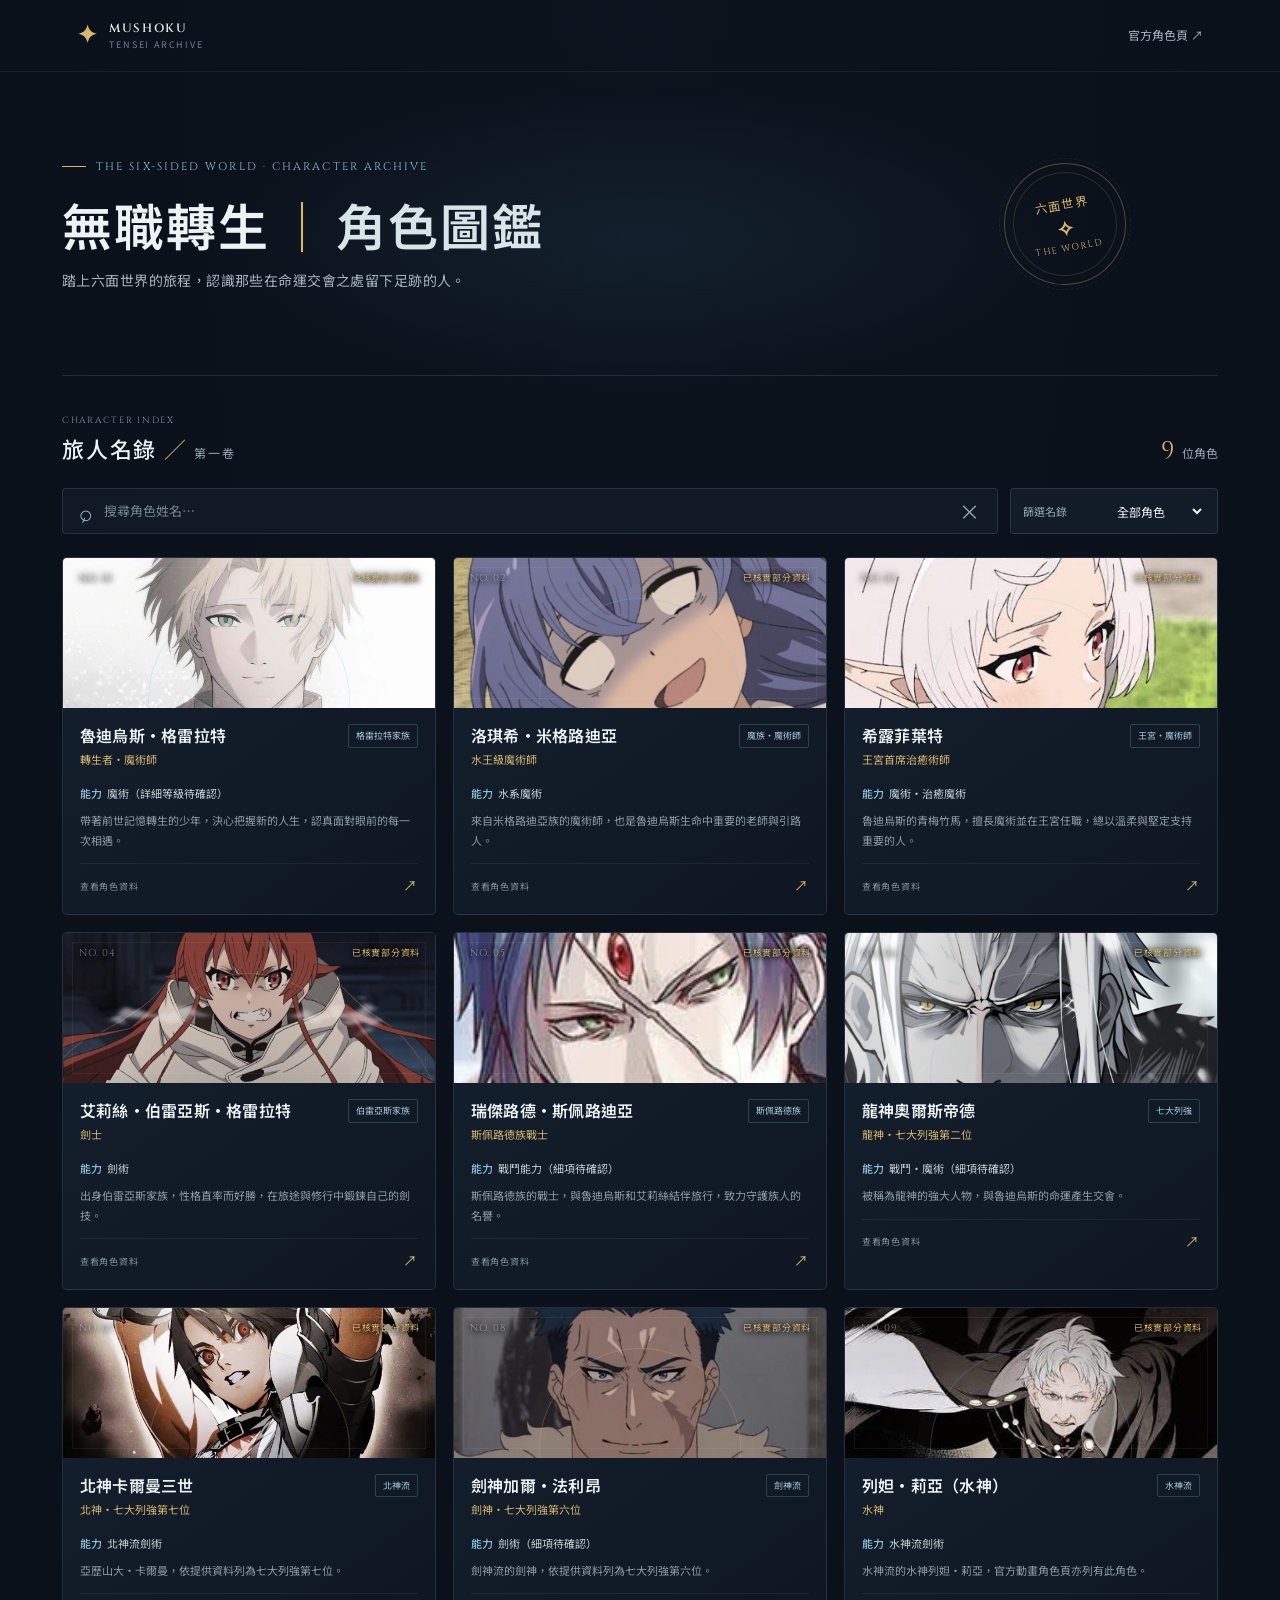
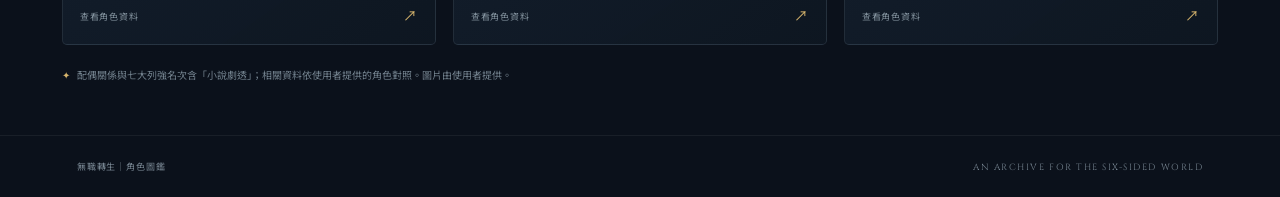
<file: index.html>
<!doctype html>
<html lang="zh-Hant">
<head>
  <meta charset="utf-8">
  <meta name="viewport" content="width=device-width, initial-scale=1">
  <meta name="theme-color" content="#0b111b">
  <meta name="description" content="《無職轉生～到了異世界就拿出真本事～》角色圖鑑：搜尋、篩選並查看角色資料。">
  <title>無職轉生｜角色圖鑑</title>
  <link rel="preconnect" href="https://fonts.googleapis.com">
  <link rel="preconnect" href="https://fonts.gstatic.com" crossorigin>
  <link href="https://fonts.googleapis.com/css2?family=Noto+Sans+TC:wght@400;500;600;700;800&family=Cinzel:wght@500;600;700&display=swap" rel="stylesheet">
  <link rel="stylesheet" href="style.css">
  <script src="script.js" defer></script>
</head>
<body>
  <div class="sky-glow" aria-hidden="true"></div>
  <header class="site-header">
    <a class="brand" href="#top" aria-label="返回圖鑑首頁"><span class="brand-mark">✦</span><span>MUSHOKU<span class="brand-sub">TENSEI ARCHIVE</span></span></a>
    <a class="source-link" href="https://mushokutensei.jp/character/" target="_blank" rel="noreferrer">官方角色頁 <span aria-hidden="true">↗</span></a>
  </header>
  <main id="top">
    <section class="hero" aria-labelledby="page-title">
      <div class="hero-copy"><p class="eyebrow"><span></span> THE SIX-SIDED WORLD · CHARACTER ARCHIVE</p>
        <h1 id="page-title">無職轉生<span class="title-divider">｜</span><em>角色圖鑑</em></h1>
        <p class="hero-description">踏上六面世界的旅程，認識那些在命運交會之處留下足跡的人。</p>
      </div>
      <div class="hero-seal" aria-hidden="true"><span>六面世界</span><b>✧</b><small>THE WORLD</small></div>
    </section>

    <section class="archive" aria-label="角色列表">
      <div class="archive-heading"><div><p class="section-kicker">CHARACTER INDEX</p><h2>旅人名錄 <span>／</span> <small>第一卷</small></h2></div><p class="result-count" aria-live="polite"><strong id="result-count">9</strong><span> 位角色</span></p></div>
      <div class="toolbar">
        <label class="search-box" for="search-input"><span class="search-icon" aria-hidden="true">⌕</span><input id="search-input" type="search" placeholder="搜尋角色姓名…" autocomplete="off"><button id="clear-search" class="clear-search" type="button" aria-label="清除搜尋" title="清除搜尋">×</button></label>
        <label class="filter-label" for="filter-select"><span>篩選名錄</span><select id="filter-select"><option value="all">全部角色</option></select></label>
      </div>
      <div id="active-filter" class="active-filter" hidden></div>
      <div id="character-grid" class="character-grid"></div>
      <div id="empty-state" class="empty-state" hidden><span>⌕</span><h3>沒有找到這位旅人</h3><p>試試其他姓名，或清除篩選條件。</p><button id="reset-empty" type="button">顯示全部角色</button></div>
      <p class="data-note"><span>✦</span> 配偶關係與七大列強名次含「小說劇透」；相關資料依使用者提供的角色對照。圖片由使用者提供。</p>
    </section>
  </main>
  <footer class="site-footer"><span>無職轉生｜角色圖鑑</span><span>AN ARCHIVE FOR THE SIX-SIDED WORLD</span></footer>

  <dialog id="character-dialog" class="character-dialog" aria-labelledby="dialog-name">
    <button class="modal-close" id="modal-close" type="button" aria-label="關閉視窗">×</button>
    <div id="modal-content"></div>
  </dialog>
</body>
</html>
</file>
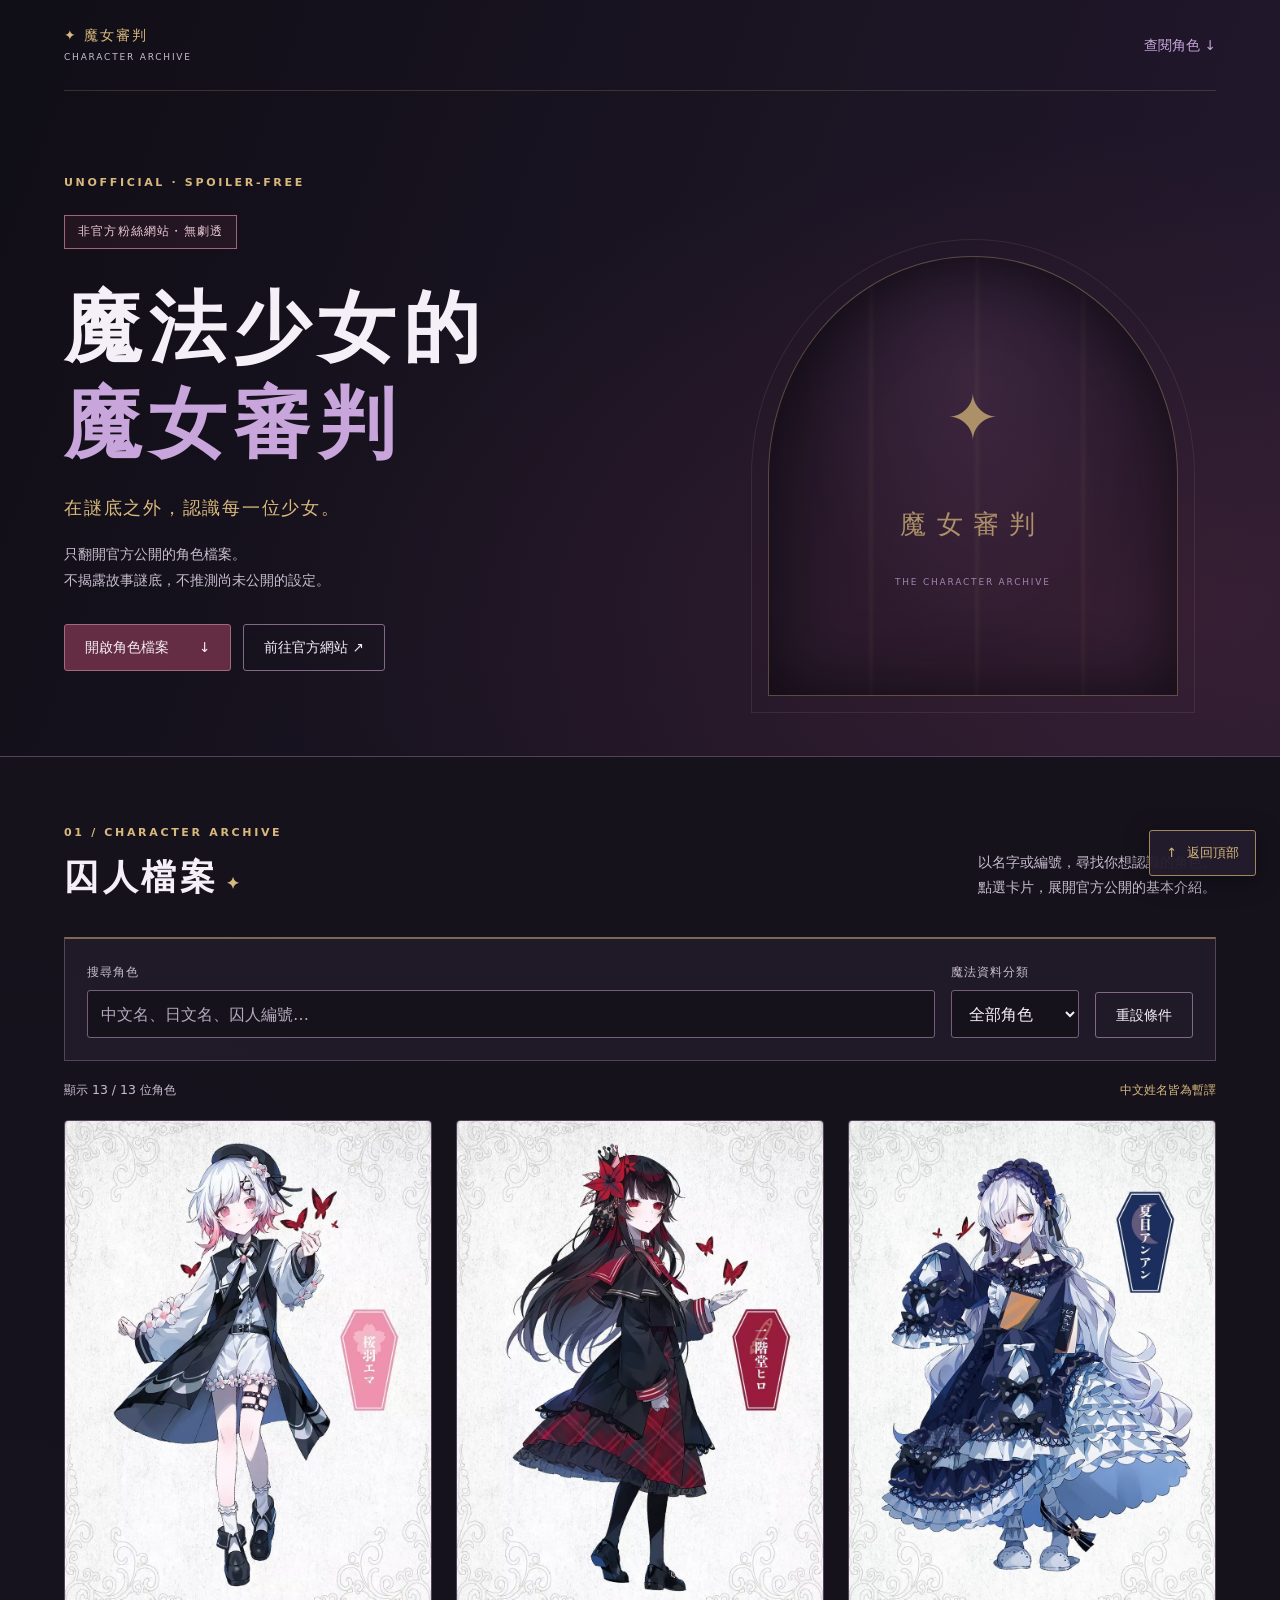
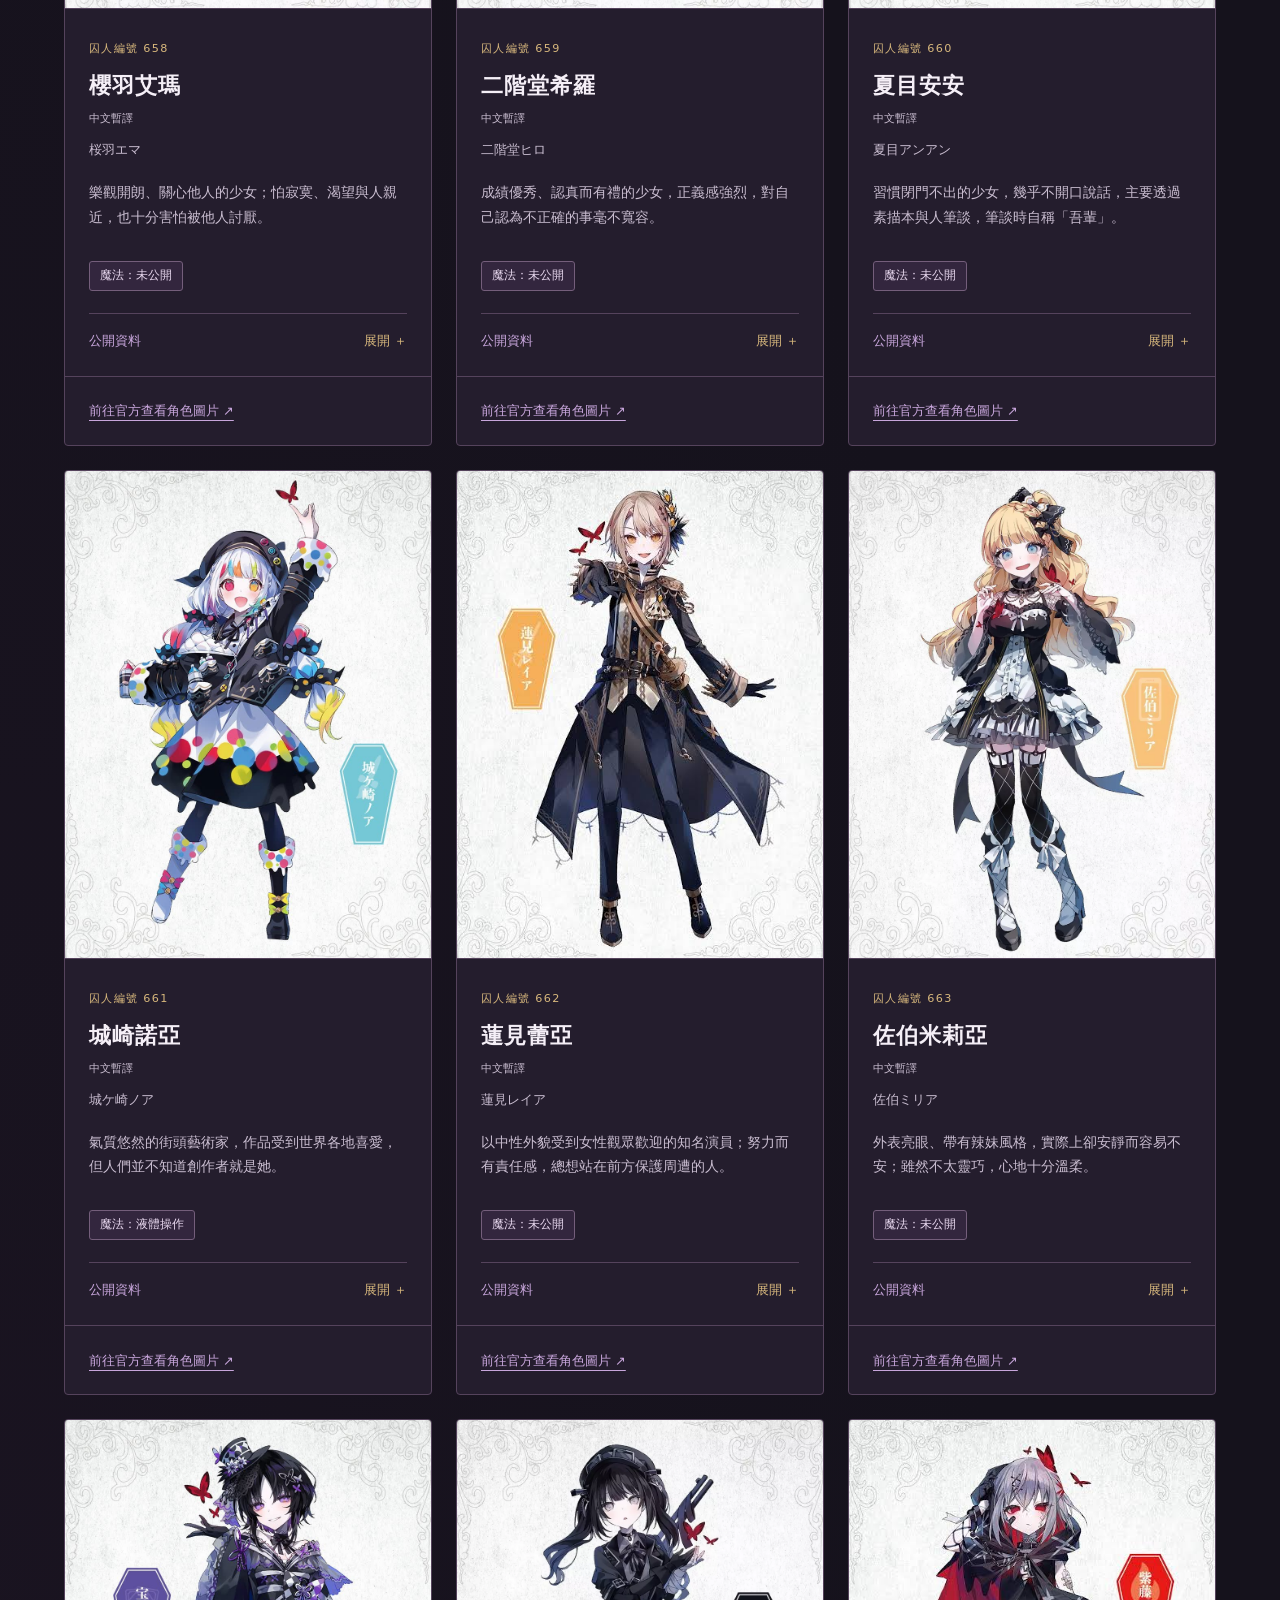
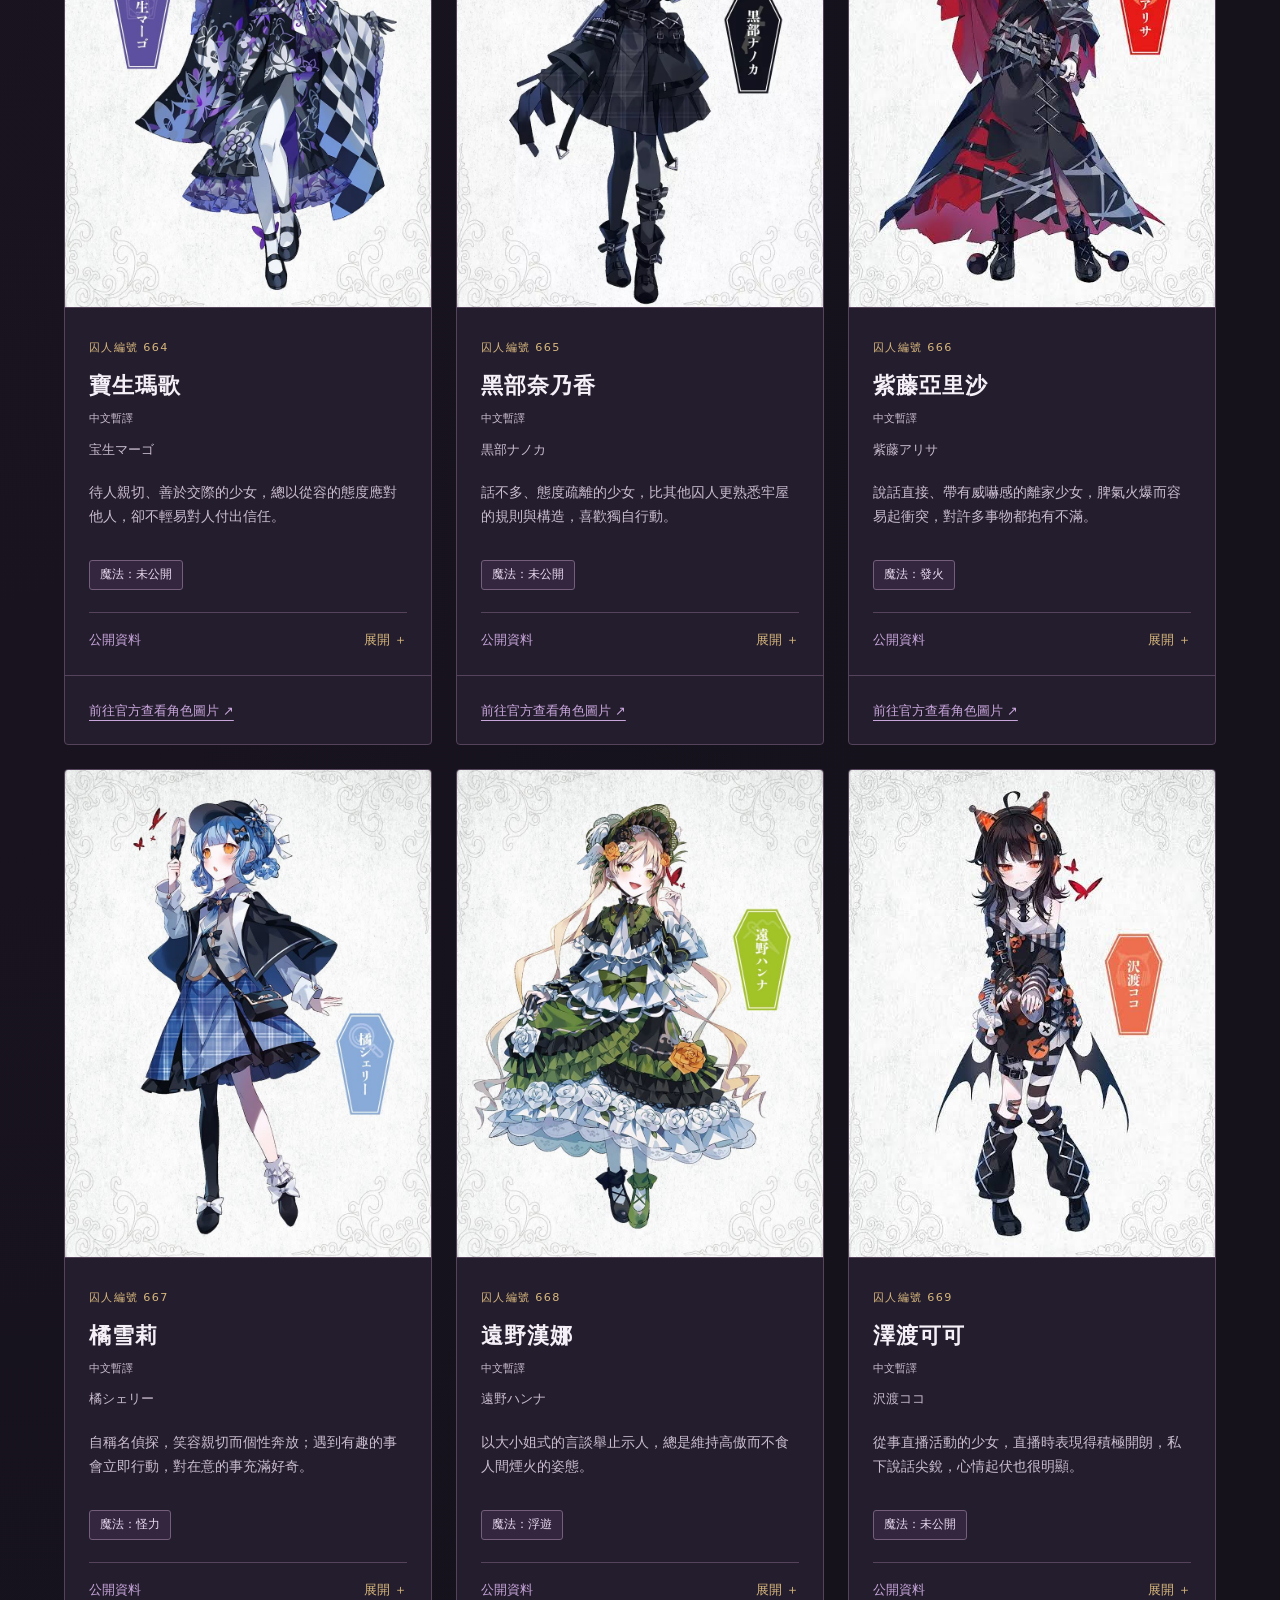
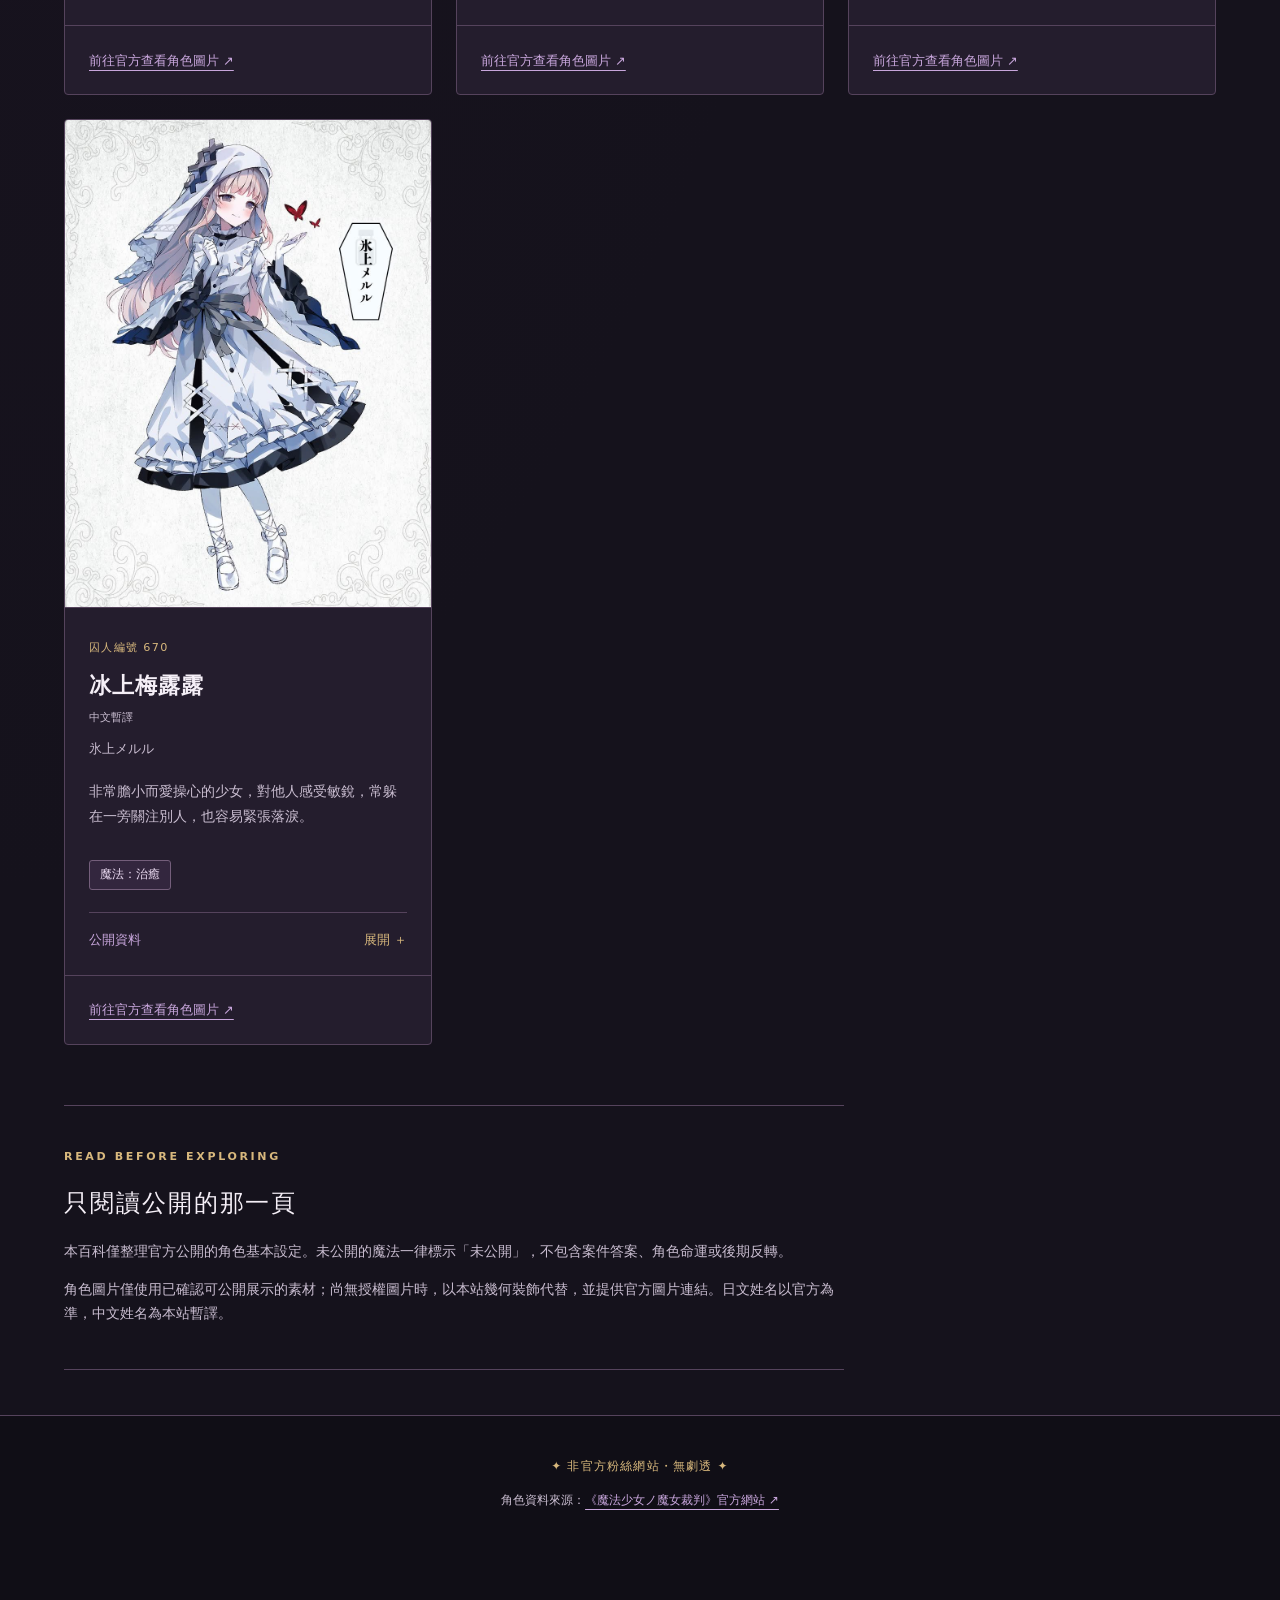
<file: witch-trial-wiki/index.html>
<!doctype html>
<html lang="zh-Hant">
<head>
  <meta charset="utf-8">
  <meta name="viewport" content="width=device-width,initial-scale=1">
  <meta name="description" content="魔法少女的魔女審判非官方無劇透角色百科，查閱官方公開的角色基本資料。">
  <title>魔法少女的魔女審判｜無劇透角色百科</title>
  <link rel="stylesheet" href="./style.css">
  <script src="./script.js" defer></script>
</head>
<body id="top">
  <a class="skip-link" href="#archive">跳至角色檔案</a>
  <header class="hero">
    <nav class="wrap navigation" aria-label="主要導覽"><a class="brand" href="#top">✦ 魔女審判<span>CHARACTER ARCHIVE</span></a><a href="#archive">查閱角色 ↓</a></nav>
    <div class="wrap hero-content">
      <p class="eyebrow">UNOFFICIAL · SPOILER-FREE</p>
      <p class="seal">非官方粉絲網站・無劇透</p>
      <h1>魔法少女的<br><em>魔女審判</em></h1>
      <p class="subtitle">在謎底之外，認識每一位少女。</p>
      <p class="disclaimer">只翻開官方公開的角色檔案。<br>不揭露故事謎底，不推測尚未公開的設定。</p>
      <div class="hero-actions"><a class="button primary" href="#archive">開啟角色檔案 <span aria-hidden="true">↓</span></a><a class="button" href="https://manosaba.com/" target="_blank" rel="noopener noreferrer">前往官方網站 ↗</a></div>
    </div>
    <div class="hero-ornament" aria-hidden="true"><div class="arch"><span>✦</span><p>魔女審判</p><small>THE CHARACTER ARCHIVE</small></div></div>
  </header>
  <main class="wrap" id="archive" tabindex="-1">
    <section class="intro" aria-labelledby="archive-title"><div><p class="eyebrow">01 / CHARACTER ARCHIVE</p><h2 id="archive-title">囚人檔案<span aria-hidden="true"> ✦</span></h2></div><p>以名字或編號，尋找你想認識的角色。<br>點選卡片，展開官方公開的基本介紹。</p></section>
    <section class="controls" aria-label="角色搜尋與篩選">
      <div class="field search-field"><label for="search">搜尋角色</label><input id="search" type="search" placeholder="中文名、日文名、囚人編號…" autocomplete="off"></div>
      <div class="field"><label for="filter">魔法資料分類</label><select id="filter"><option value="all">全部角色</option><option value="known">官方已公開</option><option value="unknown">尚未公開</option></select></div>
      <button id="reset" class="button" type="button">重設條件</button>
    </section>
    <div class="list-caption"><p id="count" role="status">正在讀取檔案…</p><span>中文姓名皆為暫譯</span></div>
    <div id="cards" class="cards" aria-busy="true"><p class="state">正在載入角色資料…</p></div>
    <noscript><p class="state">請啟用 JavaScript 以載入角色搜尋與檔案。</p></noscript>
    <section class="about" aria-labelledby="about-title"><p class="eyebrow">READ BEFORE EXPLORING</p><h2 id="about-title">只閱讀公開的那一頁</h2><p>本百科僅整理官方公開的角色基本設定。未公開的魔法一律標示「未公開」，不包含案件答案、角色命運或後期反轉。</p><p>角色圖片僅使用已確認可公開展示的素材；尚無授權圖片時，以本站幾何裝飾代替，並提供官方圖片連結。日文姓名以官方為準，中文姓名為本站暫譯。</p></section>
  </main>
  <footer><p>✦ 非官方粉絲網站・無劇透 ✦</p><p>角色資料來源：<a href="https://manosaba.com/" target="_blank" rel="noopener noreferrer">《魔法少女ノ魔女裁判》官方網站 ↗</a></p></footer>
  <a class="back-top" href="#top" aria-label="返回頂部">↑ <span>返回頂部</span></a>
</body>
</html>
</file>
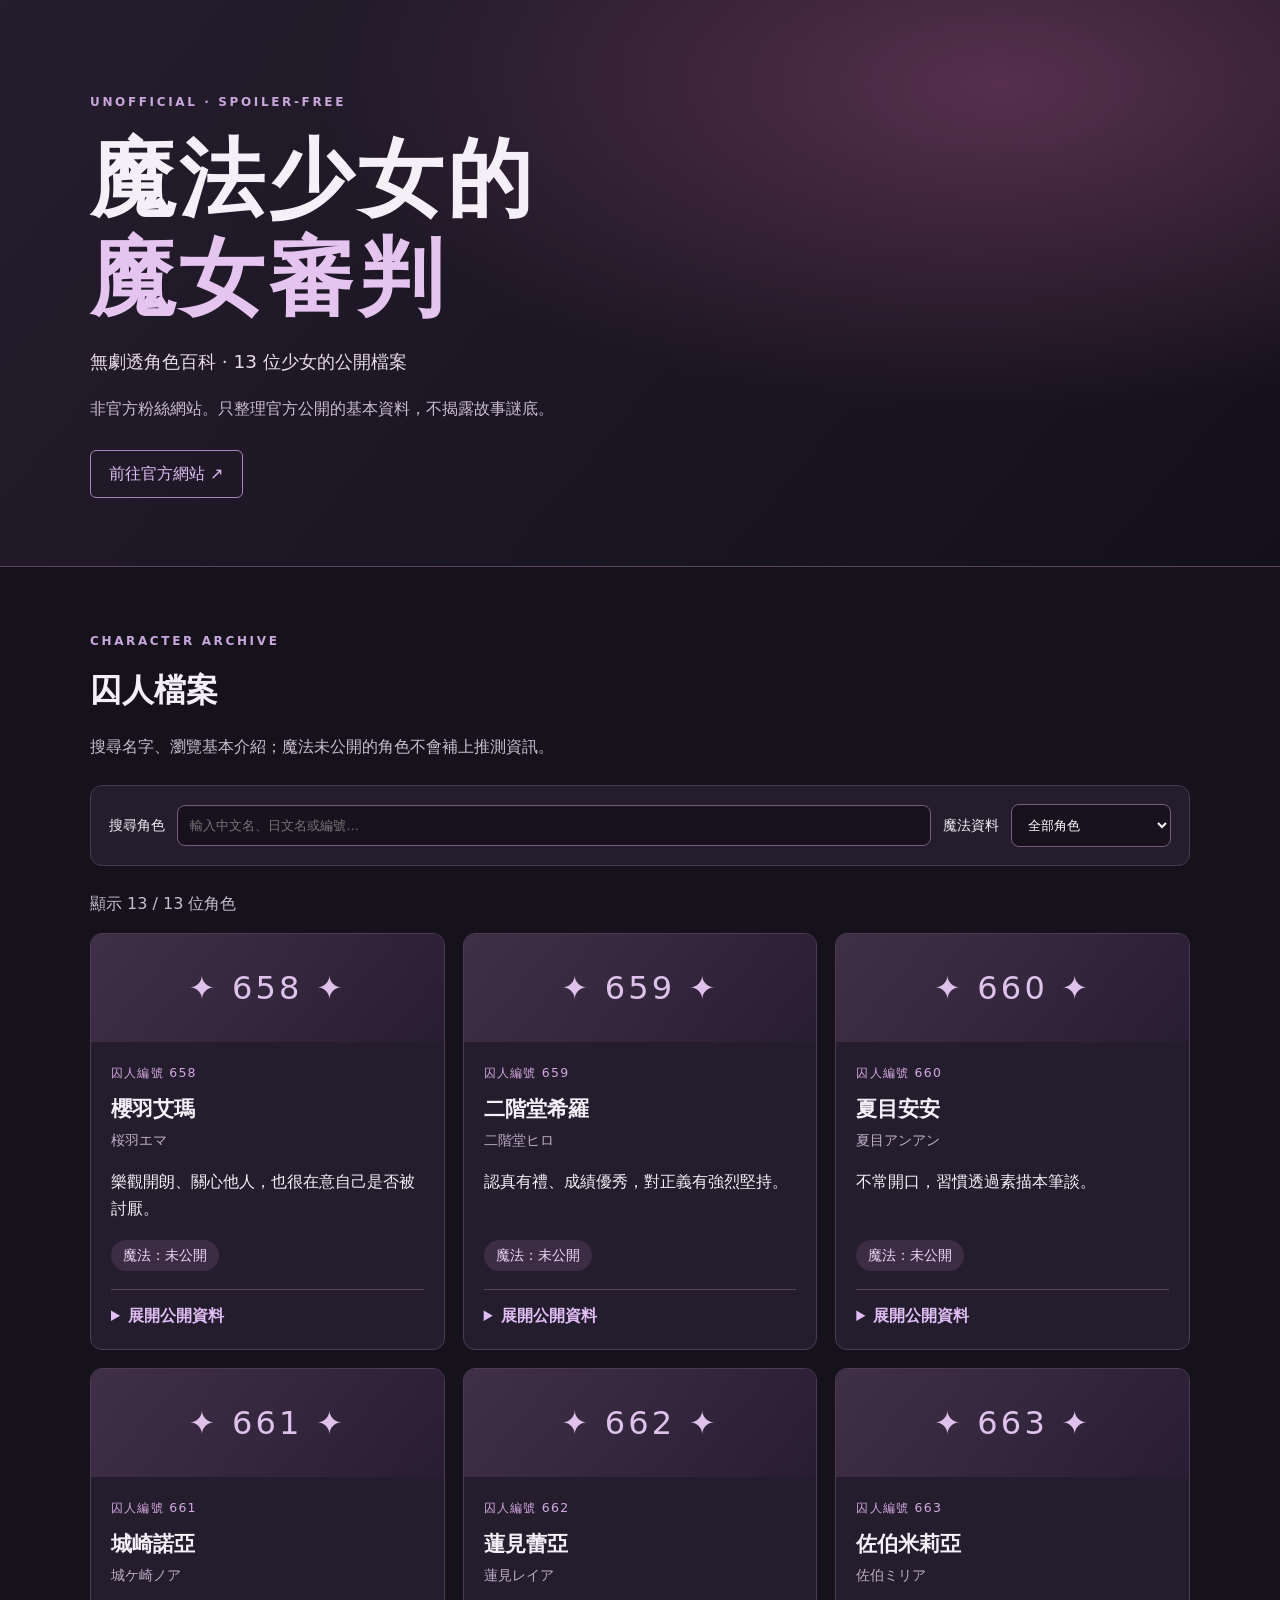
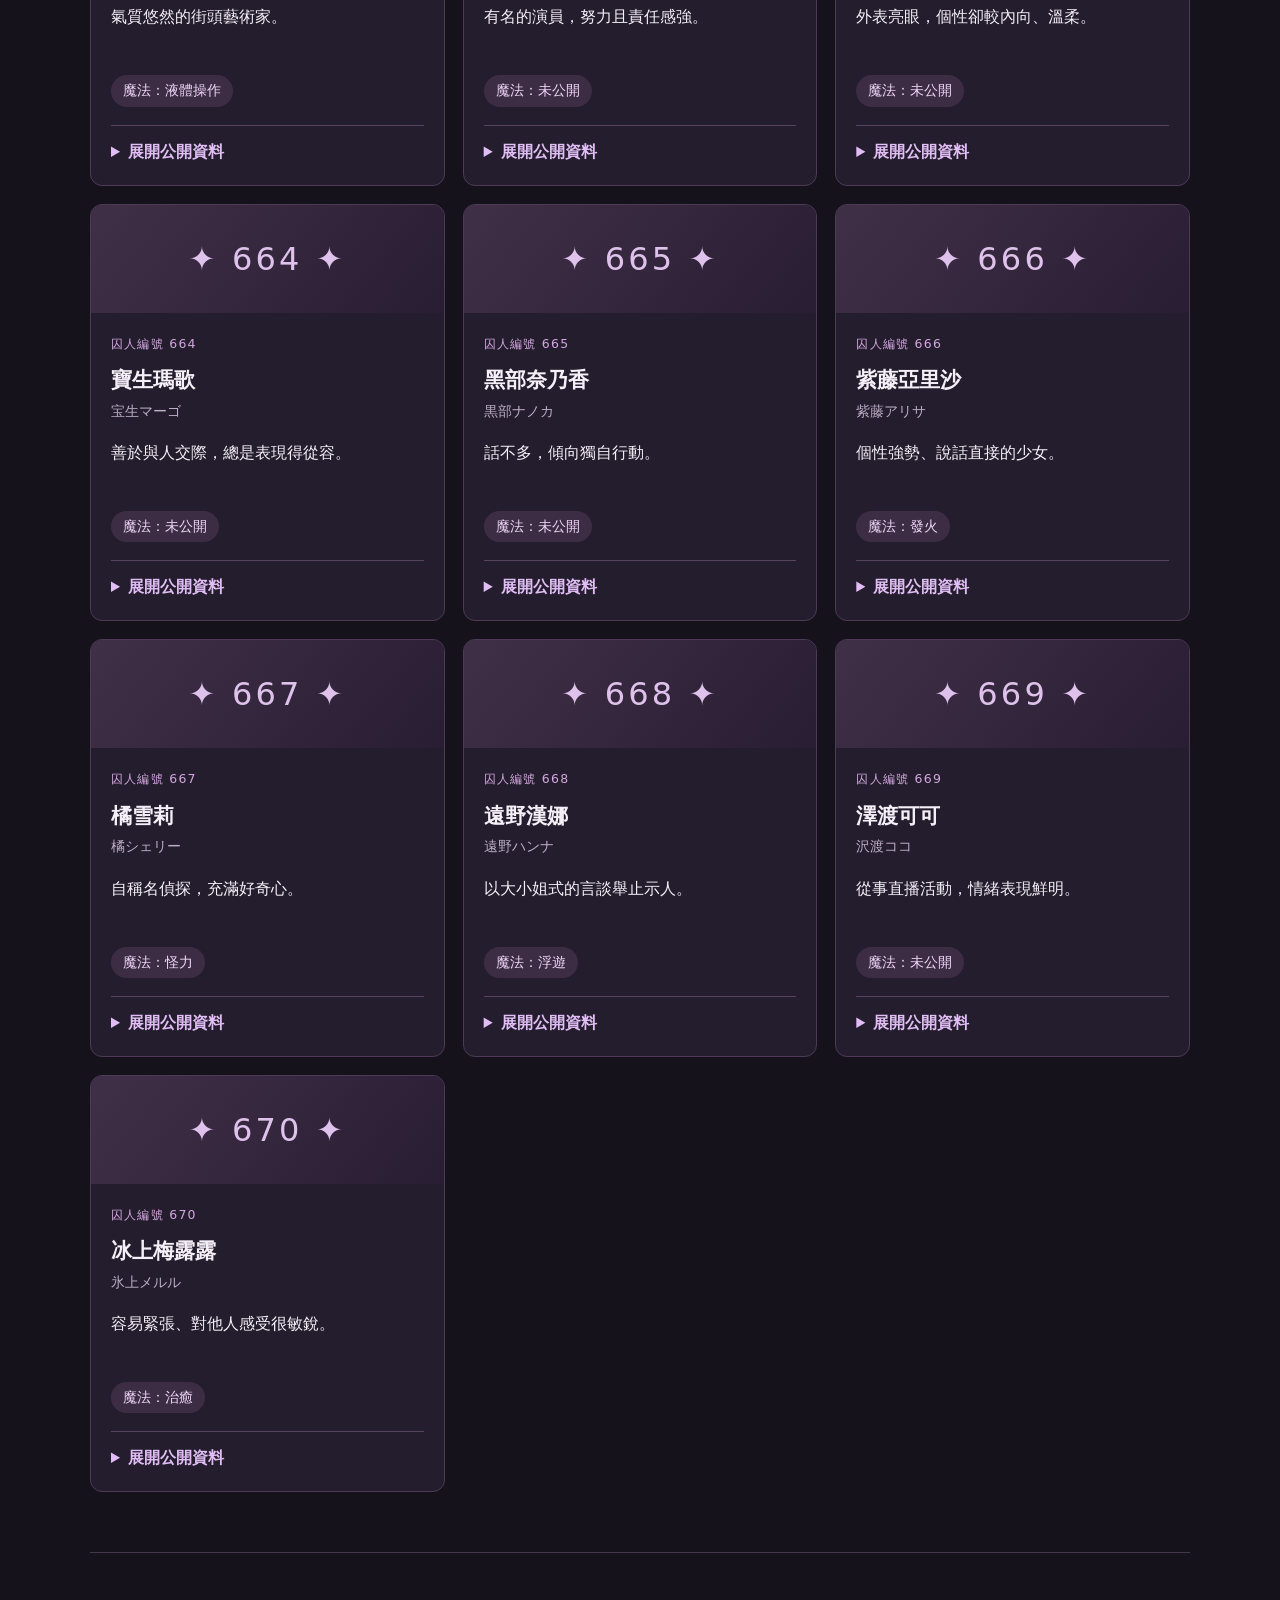
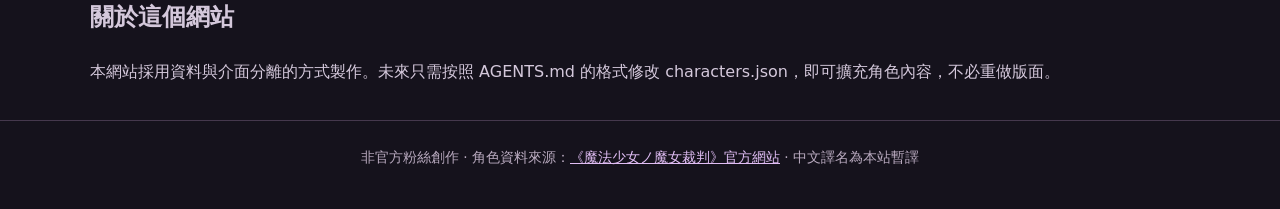
<file: witch-trial-wiki/witch-trial-wiki/index.html>
<!doctype html><html lang="zh-Hant"><head><meta charset="utf-8"><meta name="viewport" content="width=device-width,initial-scale=1"><meta name="description" content="魔法少女的魔女審判無劇透角色百科"><title>魔法少女的魔女審判｜無劇透角色百科</title><link rel="stylesheet" href="./style.css"></head><body><header class="hero"><div class="wrap"><p class="eyebrow">UNOFFICIAL · SPOILER-FREE</p><h1>魔法少女的<br><em>魔女審判</em></h1><p class="subtitle">無劇透角色百科 · 13 位少女的公開檔案</p><p class="disclaimer">非官方粉絲網站。只整理官方公開的基本資料，不揭露故事謎底。</p><a class="source" href="https://manosaba.com/" target="_blank" rel="noopener noreferrer">前往官方網站 ↗</a></div></header><main class="wrap"><section class="intro"><p class="eyebrow">CHARACTER ARCHIVE</p><h2>囚人檔案</h2><p>搜尋名字、瀏覽基本介紹；魔法未公開的角色不會補上推測資訊。</p></section><section class="controls" aria-label="角色搜尋與篩選"><label for="search">搜尋角色</label><input id="search" type="search" placeholder="輸入中文名、日文名或編號…"><label for="filter">魔法資料</label><select id="filter"><option value="all">全部角色</option><option value="known">官方已公開</option><option value="unknown">尚未公開</option></select></section><p id="count" class="count" aria-live="polite"></p><div id="cards" class="cards" aria-live="polite"><p>正在載入角色資料…</p></div><section class="about"><h2>關於這個網站</h2><p>本網站採用資料與介面分離的方式製作。未來只需按照 AGENTS.md 的格式修改 characters.json，即可擴充角色內容，不必重做版面。</p></section></main><footer>非官方粉絲創作 · 角色資料來源：<a href="https://manosaba.com/">《魔法少女ノ魔女裁判》官方網站</a> · 中文譯名為本站暫譯</footer><script src="./script.js" defer></script></body></html>
</file>
<file: style.css>
:root{color-scheme:dark;--ink:#edf2f5;--muted:#9caab8;--dim:#718090;--gold:#d7b56d;--blue:#8dc4dc;--line:rgba(186,204,219,.14);--panel:#111a26;--bg:#0b111b;--serif:"Cinzel",serif;--sans:"Noto Sans TC",sans-serif}*{box-sizing:border-box}html{scroll-behavior:smooth}body{margin:0;min-height:100vh;background:var(--bg);color:var(--ink);font-family:var(--sans);font-size:14px;line-height:1.7;background-image:linear-gradient(rgba(11,17,27,.94),rgba(11,17,27,.98)),radial-gradient(ellipse at 50% 0%,#213346 0,transparent 65%)}button,input,select{font:inherit}.sky-glow{position:absolute;z-index:-1;top:80px;left:50%;width:min(900px,100vw);height:320px;transform:translateX(-50%);pointer-events:none;background:radial-gradient(ellipse,rgba(61,115,143,.14),transparent 68%)}.site-header{height:72px;padding:0 clamp(20px,6vw,92px);display:flex;align-items:center;justify-content:space-between;border-bottom:1px solid rgba(255,255,255,.06)}.brand{display:flex;gap:11px;align-items:center;color:#e7e9e5;text-decoration:none;font:600 12px var(--serif);letter-spacing:.13em}.brand-mark{font-size:24px;color:var(--gold)}.brand-sub{display:block;font:9px var(--sans);letter-spacing:.2em;color:var(--dim);margin-top:2px}.source-link{color:#a8b6c2;font-size:12px;text-decoration:none}.source-link:hover{color:var(--gold)}main{max-width:1240px;margin:auto;padding:0 42px}.hero{min-height:304px;display:flex;align-items:center;justify-content:space-between;position:relative;border-bottom:1px solid var(--line)}.hero-copy{padding:50px 0 56px}.eyebrow,.section-kicker{font:11px var(--serif);letter-spacing:.19em;color:var(--blue)}.eyebrow{display:flex;align-items:center;gap:10px}.eyebrow span{width:24px;height:1px;background:var(--gold)}h1{margin:18px 0 12px;font-size:clamp(30px,5vw,50px);font-weight:600;letter-spacing:.04em;line-height:1.3}.title-divider{color:var(--gold);font-weight:400;margin:0 7px}h1 em{font-style:normal;color:#d9e4e8}.hero-description{color:#a7b3be;margin:0;font-size:14px;letter-spacing:.03em}.hero-seal{margin-right:8%;width:122px;height:122px;border:1px solid rgba(215,181,109,.34);border-radius:50%;display:flex;flex-direction:column;align-items:center;justify-content:center;color:var(--gold);position:relative;transform:rotate(-10deg)}.hero-seal:before,.hero-seal:after{content:"";position:absolute;inset:8px;border:1px solid rgba(215,181,109,.16);border-radius:50%}.hero-seal:after{inset:-6px;border-style:dashed;opacity:.5}.hero-seal span{font-size:12px;letter-spacing:.12em}.hero-seal b{font-size:21px;line-height:1.3}.hero-seal small{font:9px var(--serif);letter-spacing:.16em}.archive{padding:38px 0 52px}.archive-heading{display:flex;align-items:end;justify-content:space-between;margin-bottom:21px}.section-kicker{margin:0 0 4px;font-size:9px;color:#8097a8}.archive-heading h2{margin:0;font-size:22px;letter-spacing:.08em;font-weight:500}.archive-heading h2 span{color:var(--gold);font-weight:300}.archive-heading h2 small{font-size:12px;color:var(--muted);font-weight:400}.result-count{margin:0;color:var(--muted);font-size:12px}.result-count strong{font:24px var(--serif);color:var(--gold);margin-right:5px}.toolbar{display:flex;gap:12px;margin-bottom:23px}.search-box{flex:1;height:46px;display:flex;align-items:center;gap:11px;padding:0 14px;background:rgba(18,28,41,.8);border:1px solid var(--line);border-radius:4px;transition:border-color .2s}.search-box:focus-within{border-color:rgba(141,196,220,.55)}.search-icon{font-size:23px;color:var(--blue);transform:rotate(-20deg)}.search-box input{width:100%;color:var(--ink);background:none;border:0;outline:none;font-size:13px}.search-box input::placeholder{color:#788795}.clear-search{border:0;background:none;color:#94a3b0;font-size:21px;cursor:pointer;padding:0 3px;line-height:1}.clear-search:hover{color:var(--gold)}.filter-label{height:46px;min-width:208px;display:flex;align-items:center;justify-content:space-between;gap:13px;padding:0 12px;background:#121c29;border:1px solid var(--line);border-radius:4px;color:#92a2af;font-size:11px}.filter-label select{max-width:125px;background:transparent;border:0;outline:0;color:var(--ink);font-size:12px;cursor:pointer}.filter-label option{background:#121c29}.character-grid{display:grid;grid-template-columns:repeat(3,minmax(0,1fr));gap:17px}.character-card{overflow:hidden;position:relative;min-width:0;background:linear-gradient(145deg,rgba(22,34,48,.96),rgba(14,23,34,.97));border:1px solid rgba(171,192,207,.13);border-radius:5px;cursor:pointer;transition:transform .24s,border-color .24s,box-shadow .24s;animation:rise .38s both}.character-card:hover,.character-card:focus-visible{transform:translateY(-4px);border-color:rgba(215,181,109,.49);box-shadow:0 12px 30px rgba(0,0,0,.24);outline:none}.card-art{height:150px;display:grid;place-items:center;position:relative;overflow:hidden;background:radial-gradient(ellipse at 50% 92%,color-mix(in srgb,var(--accent) 25%,transparent),transparent 63%),linear-gradient(145deg,#1a2838,#111b28 74%)}.card-art:before,.card-art:after{content:"";position:absolute;pointer-events:none}.card-art:before{width:200px;height:200px;border:1px solid color-mix(in srgb,var(--accent) 26%,transparent);border-radius:50%;top:40px;left:50%;transform:translateX(-50%);box-shadow:0 0 0 14px rgba(255,255,255,.012),0 0 0 30px rgba(255,255,255,.009)}.card-art:after{inset:9px;border:1px solid rgba(255,255,255,.055)}.portrait-placeholder{position:relative;z-index:1;width:76px;height:76px;display:grid;place-items:center;border-radius:50%;border:1px solid color-mix(in srgb,var(--accent) 48%,transparent);background:rgba(9,15,24,.36);font:31px var(--serif);color:var(--accent);text-shadow:0 0 22px color-mix(in srgb,var(--accent) 50%,transparent)}.placeholder-caption{position:absolute;bottom:13px;left:0;right:0;text-align:center;color:#8393a1;font:8px var(--serif);letter-spacing:.2em}.card-number{position:absolute;left:16px;top:13px;color:rgba(218,230,236,.48);font:10px var(--serif);letter-spacing:.08em}.card-status{position:absolute;right:15px;top:12px;color:var(--gold);font-size:9px;letter-spacing:.08em}.card-body{padding:15px 17px 16px}.card-title-row{display:flex;align-items:start;justify-content:space-between;gap:8px}.card-name{margin:0;font-size:16px;font-weight:600;letter-spacing:.015em;line-height:1.5}.card-title{display:inline-block;margin-top:3px;color:var(--gold);font-size:11px}.role-tag{flex:none;margin-top:1px;padding:3px 7px;border:1px solid rgba(141,196,220,.23);border-radius:2px;color:#a4c8d7;font-size:9px;white-space:nowrap}.card-ability{margin:13px 0 8px;color:#c4d0d6;font-size:11px}.card-ability b{font-weight:500;color:var(--blue);margin-right:5px}.card-description{margin:0;color:#8e9ba7;font-size:11px;line-height:1.8;display:-webkit-box;-webkit-line-clamp:2;-webkit-box-orient:vertical;overflow:hidden}.card-more{display:flex;justify-content:space-between;align-items:center;margin-top:13px;padding-top:10px;border-top:1px solid rgba(255,255,255,.06);color:#82919d;font-size:9px;letter-spacing:.08em}.card-more span:last-child{color:var(--gold);font-size:14px}.empty-state{padding:62px 15px;text-align:center;border:1px dashed var(--line);color:var(--muted)}.empty-state>span{font-size:27px;color:var(--gold)}.empty-state h3{margin:8px 0 3px;color:var(--ink);font-size:16px}.empty-state p{margin:0 0 15px;font-size:12px}.empty-state button{padding:8px 15px;background:transparent;color:var(--gold);border:1px solid rgba(215,181,109,.4);border-radius:3px;cursor:pointer}.active-filter{margin:-11px 0 15px;color:#91a2af;font-size:11px}.data-note{margin:21px 0 0;color:#72818d;font-size:10px}.data-note span{color:var(--gold);margin-right:5px}.site-footer{min-height:62px;padding:16px clamp(20px,6vw,92px);display:flex;justify-content:space-between;align-items:center;border-top:1px solid rgba(255,255,255,.06);color:#778591;font-size:9px;letter-spacing:.1em}.site-footer span:last-child{font:9px var(--serif);letter-spacing:.17em}.character-dialog{width:min(600px,calc(100% - 28px));max-height:min(86vh,760px);padding:0;overflow:auto;background:#101a26;color:var(--ink);border:1px solid rgba(215,181,109,.38);border-radius:6px;box-shadow:0 25px 100px rgba(0,0,0,.65)}.character-dialog::backdrop{background:rgba(3,7,12,.78);backdrop-filter:blur(5px)}.character-dialog[open]{animation:modal-in .24s ease-out}.modal-close{position:sticky;z-index:3;top:12px;float:right;margin:12px 12px -42px 0;width:31px;height:31px;border:1px solid rgba(255,255,255,.2);border-radius:50%;background:rgba(10,16,24,.75);color:#d6e0e5;font-size:21px;line-height:1;cursor:pointer}.modal-close:hover{color:var(--gold);border-color:var(--gold)}.modal-art{height:208px;display:grid;place-items:center;position:relative;overflow:hidden;background:radial-gradient(ellipse at 50% 100%,color-mix(in srgb,var(--accent) 26%,transparent),transparent 62%),linear-gradient(145deg,#1a2939,#101a27)}.modal-art:before{content:"";position:absolute;width:260px;height:260px;border:1px solid color-mix(in srgb,var(--accent) 30%,transparent);border-radius:50%;top:69px;left:50%;transform:translateX(-50%);box-shadow:0 0 0 22px rgba(255,255,255,.012),0 0 0 46px rgba(255,255,255,.008)}.modal-portrait{z-index:1;width:106px;height:106px;display:grid;place-items:center;border-radius:50%;border:1px solid color-mix(in srgb,var(--accent) 53%,transparent);background:rgba(9,15,24,.44);font:45px var(--serif);color:var(--accent)}.modal-art-label{position:absolute;bottom:13px;color:#8393a1;font:9px var(--serif);letter-spacing:.2em}.modal-main{padding:24px 30px 29px}.modal-kicker{margin:0;color:var(--blue);font:9px var(--serif);letter-spacing:.18em}.modal-main h2{margin:5px 0 0;font-size:26px;font-weight:600}.modal-title{margin:2px 0 15px;color:var(--gold);font-size:13px}.modal-tags{display:flex;flex-wrap:wrap;gap:7px;margin-bottom:19px}.modal-tags span{padding:4px 8px;color:#b9c8d0;border:1px solid var(--line);border-radius:2px;font-size:10px}.modal-intro{margin:0;color:#c1ccd2;font-size:13px;line-height:2}.detail-list{display:grid;grid-template-columns:92px 1fr;gap:0 12px;margin:20px 0 0;padding-top:15px;border-top:1px solid var(--line);font-size:11px}.detail-list dt,.detail-list dd{margin:0;padding:7px 0;border-bottom:1px solid rgba(255,255,255,.045)}.detail-list dt{color:#8296a4}.detail-list dd{color:#c5d0d5}.modal-source{display:inline-block;margin-top:16px;color:#8ebfd1;text-decoration:none;font-size:10px}.modal-source:hover{color:var(--gold)}@keyframes rise{from{opacity:0;transform:translateY(8px)}to{opacity:1;transform:translateY(0)}}@keyframes modal-in{from{opacity:0;transform:translateY(10px) scale(.985)}to{opacity:1;transform:translateY(0) scale(1)}}
@media(max-width:850px){main{padding:0 26px}.character-grid{grid-template-columns:repeat(2,minmax(0,1fr))}.hero-seal{margin-right:4%}}
@media(max-width:560px){.site-header{height:60px;padding:0 18px}.brand{font-size:10px}.source-link{font-size:10px}main{padding:0 17px}.hero{min-height:240px}.hero-copy{padding:40px 0}.eyebrow{font-size:8px;letter-spacing:.12em}h1{font-size:clamp(27px,8vw,38px);margin:14px 0 9px}.hero-description{max-width:290px;font-size:12px}.hero-seal{width:75px;height:75px;margin-right:1%;flex:none}.hero-seal:before{inset:5px}.hero-seal:after{inset:-4px}.hero-seal span{font-size:9px}.hero-seal b{font-size:15px}.hero-seal small{font-size:6px}.archive{padding-top:29px}.archive-heading h2{font-size:19px}.archive-heading h2 small{font-size:10px}.toolbar{flex-direction:column;gap:8px}.filter-label{min-width:0;height:42px}.filter-label select{max-width:none;flex:1;text-align:right}.character-grid{gap:10px}.card-art{height:118px}.card-body{padding:12px 11px 13px}.card-name{font-size:13px}.role-tag{font-size:8px;padding:2px 5px}.card-title{font-size:10px}.card-ability{font-size:10px;margin:11px 0 6px}.card-description{font-size:10px}.card-more{margin-top:10px}.card-status{font-size:8px}.site-footer{padding:14px 18px;font-size:8px}.site-footer span:last-child{font-size:7px}.modal-main{padding:21px 20px 25px}.modal-art{height:175px}.modal-main h2{font-size:22px}.detail-list{grid-template-columns:77px 1fr}}
@media(max-width:360px){.character-grid{grid-template-columns:1fr}.card-art{height:145px}.card-body{padding:14px 16px}.hero-seal{width:64px;height:64px}.site-footer span:last-child{display:none}}
@media(prefers-reduced-motion:reduce){*,*::before,*::after{scroll-behavior:auto!important;animation-duration:.01ms!important;animation-iteration-count:1!important;transition-duration:.01ms!important}}
.card-image,.modal-image{position:absolute;inset:0;width:100%;height:100%;object-fit:cover;object-position:center 28%}.card-image{z-index:0;transition:transform .45s,filter .3s;filter:saturate(.86)}.character-card:hover .card-image{transform:scale(1.045);filter:saturate(1)}.modal-image{object-position:center 25%}.card-art:has(.card-image):before,.card-art:has(.card-image):after,.modal-art:has(.modal-image):before{z-index:1;pointer-events:none}.card-art:has(.card-image) .card-number,.card-art:has(.card-image) .card-status{z-index:2;text-shadow:0 1px 5px #000,0 0 8px #000}.modal-art:has(.modal-image) .modal-art-label{z-index:2;text-shadow:0 1px 5px #000}
</file>
<file: witch-trial-wiki/style.css>
:root {
  color-scheme:dark;
  --bg:#15121c;
  --card:#241d2d;
  --text:#f5eff7;
  --muted:#c9bdd0;
  --accent:#c8a6dc;
  --gold:#d8b87d;
  --line:#55435c;
  --wine:#652d43;
}
* {
  box-sizing:border-box;
}
html {
  scroll-behavior:smooth;
  scroll-padding-top:24px;
}
body {
  margin:0;
  background:radial-gradient(ellipse at 0 50%,#2a193036,transparent 55%),var(--bg);
  color:var(--text);
  font:16px/1.8 system-ui,"Noto Sans TC",sans-serif;
}
a {
  color:var(--accent);
  text-underline-offset:5px;
}
button,input,select {
  font:inherit;
}
button,a,input,select,summary {
  -webkit-tap-highlight-color:transparent;
}
a,button,summary {
  touch-action:manipulation;
}
a:focus-visible,button:focus-visible,input:focus-visible,select:focus-visible,summary:focus-visible {
  outline:3px solid var(--gold);
  outline-offset:5px;
}
button:disabled,input:disabled,select:disabled {
  opacity:.55;
}
.wrap {
  width:min(1152px,calc(100% - 64px));
  margin:auto;
}
.skip-link {
  position:absolute;
  top:8px;
  left:16px;
  z-index:5;
  transform:translateY(-160%);
  background:var(--card);
  padding:12px;
}
.skip-link:focus {
  transform:translateY(0);
}
.hero {
  position:relative;
  overflow:hidden;
  background:radial-gradient(ellipse at 90% 80%,#652d4350,transparent 55%),linear-gradient(110deg,#100e16,#23192e);
  border-bottom:1px solid var(--line);
}
.navigation {
  position:relative;
  z-index:2;
  display:flex;
  align-items:center;
  justify-content:space-between;
  padding-block:24px;
  border-bottom:1px solid #d8b87d33;
}
.navigation a {
  text-decoration:none;
  font-size:.85rem;
}
.brand {
  color:var(--gold);
  font-family:serif;
  letter-spacing:.16em;
}
.brand span {
  display:block;
  font:9px/2 system-ui;
  letter-spacing:.2em;
  color:var(--muted);
}
.hero-content {
  position:relative;
  z-index:1;
  padding-block:70px 85px;
}
.eyebrow {
  font-size:.69rem;
  font-weight:600;
  letter-spacing:.24em;
  color:var(--gold);
}
.seal {
  display:inline-block;
  font-size:.75rem;
  letter-spacing:.1em;
  color:#e9c9d4;
  border:1px solid #9e6578;
  background:#652d4333;
  padding:5px 13px;
  margin-top:12px;
}
.hero h1 {
  font-family:"Noto Serif TC","Songti TC",serif;
  font-size:clamp(2.8rem,6vw,5rem);
  font-weight:600;
  line-height:1.25;
  letter-spacing:.1em;
  margin:20px 0;
}
.hero em {
  font-style:normal;
  color:var(--accent);
}
.subtitle {
  color:var(--gold);
  letter-spacing:.1em;
  font-family:serif;
  font-size:1.1rem;
}
.disclaimer {
  color:var(--muted);
  font-size:.9rem;
}
.hero-actions {
  display:flex;
  gap:12px;
  flex-wrap:wrap;
  margin-top:30px;
}
.button {
  display:inline-flex;
  align-items:center;
  justify-content:center;
  gap:30px;
  min-height:46px;
  border:1px solid #806a87;
  background:transparent;
  color:var(--text);
  padding:10px 20px;
  border-radius:3px;
  text-decoration:none;
  font-size:.85rem;
  cursor:pointer;
  transition:background .2s,border-color .2s,transform .2s;
}
.button:hover {
  background:#3b2b44;
  border-color:var(--gold);
}
.primary {
  background:var(--wine);
  border-color:#a2697b;
}
.primary:hover {
  background:#7a3850;
}
.hero-ornament {
  position:absolute;
  right:8%;
  bottom:60px;
  width:32%;
  height:440px;
  pointer-events:none;
  opacity:.75;
}
.arch {
  height:100%;
  border:1px solid #d8b87d66;
  border-radius:50% 50% 0 0;
  outline:1px solid #d8b87d26;
  outline-offset:16px;
  background:repeating-linear-gradient(90deg,transparent 0,transparent 24%,#d8b87d12 25%,transparent 26%),radial-gradient(ellipse at 50% 30%,#68446a66,transparent 60%);
  display:flex;
  flex-direction:column;
  align-items:center;
  justify-content:center;
  box-shadow:inset 0 0 70px #07060b;
}
.arch>span {
  font-size:4rem;
  color:var(--gold);
}
.arch p {
  font-family:serif;
  letter-spacing:.4em;
  color:var(--gold);
  font-size:1.6rem;
}
.arch small {
  font-size:9px;
  color:var(--accent);
  letter-spacing:.2em;
}
.intro {
  display:flex;
  justify-content:space-between;
  align-items:end;
  gap:24px;
  padding-top:55px;
}
.intro h2 {
  font:600 2.2rem/1.4 serif;
  letter-spacing:.1em;
  margin:10px 0;
}
.intro h2 span {
  font-size:1rem;
  color:var(--gold);
}
.intro>p {
  font-size:.85rem;
  color:var(--muted);
}
.controls {
  display:flex;
  align-items:end;
  gap:16px;
  background:#241d2dbb;
  padding:22px;
  border:1px solid var(--line);
  border-top:2px solid #d8b87d80;
  margin:24px 0 16px;
}
.field {
  display:flex;
  flex-direction:column;
  gap:7px;
  min-width:0;
}
.field label {
  font-size:.78rem;
  color:var(--muted);
  letter-spacing:.08em;
}
.search-field {
  flex:1;
}
.controls input,.controls select {
  width:100%;
  height:48px;
  min-width:0;
  border:1px solid #745e7b;
  background:#15121c;
  color:var(--text);
  padding:10px 13px;
  border-radius:3px;
}
.controls input::placeholder {
  color:#b5a8bd;
}
.list-caption {
  display:flex;
  justify-content:space-between;
  gap:12px;
  color:var(--muted);
  font-size:.78rem;
  margin:18px 0;
}
.list-caption p {
  margin:0;
}
.list-caption span {
  color:var(--gold);
}
.cards {
  display:grid;
  grid-template-columns:repeat(3,minmax(0,1fr));
  gap:24px;
  align-items:start;
}
.card {
  height:100%;
  background:var(--card);
  border:1px solid var(--line);
  border-radius:4px;
  overflow:hidden;
  transition:transform .22s,border-color .22s,box-shadow .22s;
}
.card:hover,.card:focus-within {
  border-color:var(--gold);
  box-shadow:0 12px 30px #08060c50;
}
.card:hover {
  transform:translateY(-4px);
}
.card-summary {
  cursor:pointer;
  list-style:none;
}
.card-summary::-webkit-details-marker {
  display:none;
}
.card-summary:focus-visible {
  outline-offset:-4px;
}
.card-top {
  position:relative;
  height:155px;
  display:flex;
  align-items:center;
  justify-content:center;
  flex-direction:column;
  isolation:isolate;
  border-bottom:1px solid var(--line);
  background:radial-gradient(ellipse at 50% 120%,#67334766,transparent 75%),linear-gradient(135deg,#32243f,#1a1522);
}
.card-top:before {
  content:"";
  position:absolute;
  z-index:-1;
  inset:15px 24%;
  border:1px solid #c8a6dc33;
  border-radius:50% 50% 0 0;
}
.archive-label {
  font-size:8px;
  letter-spacing:.25em;
  color:var(--muted);
}
.archive-number {
  font:3rem/1.3 Georgia,serif;
  color:var(--gold);
  letter-spacing:.1em;
}
.star {
  font-size:12px;
  color:var(--accent);
}
.card-body {
  padding:24px;
}
.serial {
  font-size:.7rem;
  color:var(--gold);
  letter-spacing:.12em;
}
.card h3 {
  font:600 1.4rem/1.5 serif;
  letter-spacing:.04em;
  margin:8px 0 0;
  overflow-wrap:anywhere;
}
.translation {
  font-size:.66rem;
  color:var(--muted);
}
.jp {
  font-size:.84rem;
  color:var(--muted);
  margin:6px 0 18px;
}
.magic {
  display:block;
  width:fit-content;
  padding:3px 10px;
  border:1px solid #745e7b;
  background:#33263e;
  border-radius:3px;
  color:#e9d9f0;
  font-size:.76rem;
}
.detail-toggle {
  display:flex;
  align-items:center;
  justify-content:space-between;
  border-top:1px solid var(--line);
  margin-top:22px;
  padding-top:15px;
  font-size:.8rem;
  color:var(--accent);
}
.detail-toggle:after {
  content:"展開 ＋";
  color:var(--gold);
}
details[open] .detail-toggle:after {
  content:"收合 −";
}
.detail-content {
  border-top:1px solid var(--line);
  padding:4px 24px 24px;
}
.detail-content h4 {
  font-size:.85rem;
  color:var(--gold);
  margin-bottom:8px;
}
.desc {
  font-size:.92rem;
}
.detail-note {
  font-size:.76rem;
  color:var(--muted);
}
.source-link {
  font-size:.8rem;
}
.state {
  grid-column:1/-1;
  text-align:center;
  border:1px dashed var(--line);
  background:var(--card);
  padding:40px 22px;
  color:var(--muted);
}
.about {
  margin:60px 0 45px;
  border-block:1px solid var(--line);
  padding:30px 0;
  max-width:780px;
}
.about h2 {
  font:1.5rem serif;
  letter-spacing:.08em;
}
.about>p:not(.eyebrow) {
  color:var(--muted);
  font-size:.85rem;
}
footer {
  text-align:center;
  background:#100e16;
  border-top:1px solid var(--line);
  padding:28px 24px 100px;
  font-size:.75rem;
  color:var(--muted);
}
footer p:first-child {
  letter-spacing:.1em;
  color:var(--gold);
}
.back-top {
  position:fixed;
  z-index:3;
  right:24px;
  bottom:24px;
  display:flex;
  align-items:center;
  gap:10px;
  min-height:46px;
  padding:10px 16px;
  background:#241d2df5;
  border:1px solid #a38759;
  border-radius:3px;
  text-decoration:none;
  color:var(--gold);
  font-size:.8rem;
  box-shadow:0 4px 24px #0006;
}
.back-top:hover {
  background:#3b2b44;
}
@media(max-width:950px) {
  .cards {
    grid-template-columns:repeat(2,minmax(0,1fr));
  }
  .hero-ornament {
    right:5%;
    width:30%;
    opacity:.4;
  }
  .hero-content {
    padding-block:55px 65px;
  }
  .intro {
    align-items:start;
    flex-direction:column;
    gap:0;
  }
}
@media(max-width:600px) {
  .wrap {
    width:calc(100% - 36px);
  }
  .navigation {
    padding-block:18px;
  }
  .hero-content {
    padding-block:38px 48px;
  }
  .hero-ornament {
    right:-30%;
    width:75%;
    opacity:.15;
  }
  .hero h1 {
    font-size:2.8rem;
  }
  .subtitle {
    font-size:.95rem;
  }
  .cards {
    grid-template-columns:1fr;
    gap:18px;
  }
  .controls {
    flex-direction:column;
    align-items:stretch;
    padding:18px;
    gap:14px;
  }
  .controls .button {
    margin-top:3px;
  }
  .intro {
    padding-top:35px;
  }
  .intro h2 {
    font-size:1.9rem;
  }
  .list-caption {
    font-size:.72rem;
  }
  .card-top {
    height:140px;
  }
  .hero-actions {
    gap:10px;
  }
  .hero-actions .button {
    padding:10px 14px;
    gap:14px;
  }
  .back-top {
    bottom:16px;
    right:16px;
  }
  .about {
    margin-top:40px;
  }
}
@media(prefers-reduced-motion:reduce) {
  html {
    scroll-behavior:auto;
  }
  *,*:before,*:after {
    transition:none!important;
  }
  .card:hover {
    transform:none;
  }
}
.card-description {
  font-size:.85rem;
  color:var(--muted);
  min-height:4.6em;
  margin:0 0 18px;
}

/* Licensed portraits are optional. Empty or broken images retain the fallback. */
.card-top {
  height: auto;
  aspect-ratio: 4 / 3;
}
.portrait-placeholder {
  display: flex;
  flex-direction: column;
  align-items: center;
  justify-content: center;
}
.character-portrait {
  position: absolute;
  inset: 0;
  width: 100%;
  height: 100%;
  object-fit: contain;
  background: #1a1522;
}
.has-portrait .portrait-placeholder {
  visibility: hidden;
}
.card-image-source {
  border-top: 1px solid var(--line);
  padding: 12px 24px;
}
.card-image-source a {
  display: inline-flex;
  align-items: center;
  min-height: 44px;
}

/* Preserve the complete user-supplied portrait, including its Japanese label. */
.card-top.has-portrait {
  aspect-ratio: 3 / 4;
}
</file>
<file: witch-trial-wiki/witch-trial-wiki/style.css>
*{box-sizing:border-box}html{scroll-behavior:smooth}body{margin:0;background:#15121c;color:#f5eff7;font:16px/1.7 system-ui,"Noto Sans TC",sans-serif}a{color:#e0bdf4}.wrap{width:min(1100px,calc(100% - 36px));margin:auto}.hero{background:radial-gradient(ellipse at 78% 15%,#56304d 0,transparent 48%),linear-gradient(130deg,#241d2d,#14101b);border-bottom:1px solid #594460;padding:80px 0 68px}.eyebrow{letter-spacing:.22em;font-size:.75rem;color:#c8a6dc;font-weight:700}.hero h1{font-size:clamp(2.6rem,7vw,5.3rem);line-height:1.16;letter-spacing:.05em;margin:18px 0}.hero em{font-style:normal;color:#e6c4f0}.subtitle{font-size:1.15rem;color:#e8dce9}.disclaimer{max-width:650px;color:#c9bdd0}.source{display:inline-block;border:1px solid #ac84bc;padding:9px 18px;border-radius:6px;margin-top:12px;text-decoration:none}.intro{padding-top:52px}.intro h2{font-size:2rem;margin:5px 0}.intro p:last-child{color:#c9bdd0}.controls{display:flex;flex-wrap:wrap;align-items:center;gap:12px;background:#241d2d;padding:18px;border:1px solid #483950;border-radius:12px;margin:24px 0}.controls label{font-size:.9rem}.controls input,.controls select{background:#17121e;color:#fff;border:1px solid #745e7b;border-radius:8px;padding:12px;min-width:160px}.controls input{flex:1}.controls input:focus,.controls select:focus,summary:focus-visible,a:focus-visible{outline:3px solid #e6c4f0;outline-offset:3px}.count{color:#c9bdd0}.cards{display:grid;grid-template-columns:repeat(3,minmax(0,1fr));gap:18px}.card{background:#241d2d;border:1px solid #4e3a57;border-radius:12px;overflow:hidden;transition:transform .2s,border-color .2s}.card:hover{transform:translateY(-3px);border-color:#c8a6dc}.card-top{height:108px;display:flex;align-items:center;justify-content:center;background:linear-gradient(130deg,#403047,#291d33);color:#dfc2eb;font-size:2rem;letter-spacing:.1em}.card-body{padding:20px}.serial{font-size:.78rem;letter-spacing:.1em;color:#d2a7df}.card h3{margin:8px 0 2px;font-size:1.32rem}.jp{color:#bdaec7;font-size:.85rem;margin:0}.desc{min-height:56px}.magic{display:inline-block;border-radius:30px;background:#3c2d45;color:#f0d6f8;padding:4px 12px;font-size:.85rem}details{border-top:1px solid #594460;margin-top:18px;padding-top:12px}summary{cursor:pointer;color:#e0bdf4;font-weight:700}details p{color:#c9bdd0}.about{border-top:1px solid #45384d;margin:60px 0 35px;padding-top:24px;color:#d4c8db}footer{text-align:center;border-top:1px solid #45384d;padding:25px 18px 40px;color:#b9aabf;font-size:.85rem}@media(max-width:850px){.cards{grid-template-columns:repeat(2,minmax(0,1fr))}}@media(max-width:580px){.hero{padding:55px 0}.cards{grid-template-columns:1fr}.controls{align-items:stretch;flex-direction:column}.controls input,.controls select{width:100%}}
</file>
